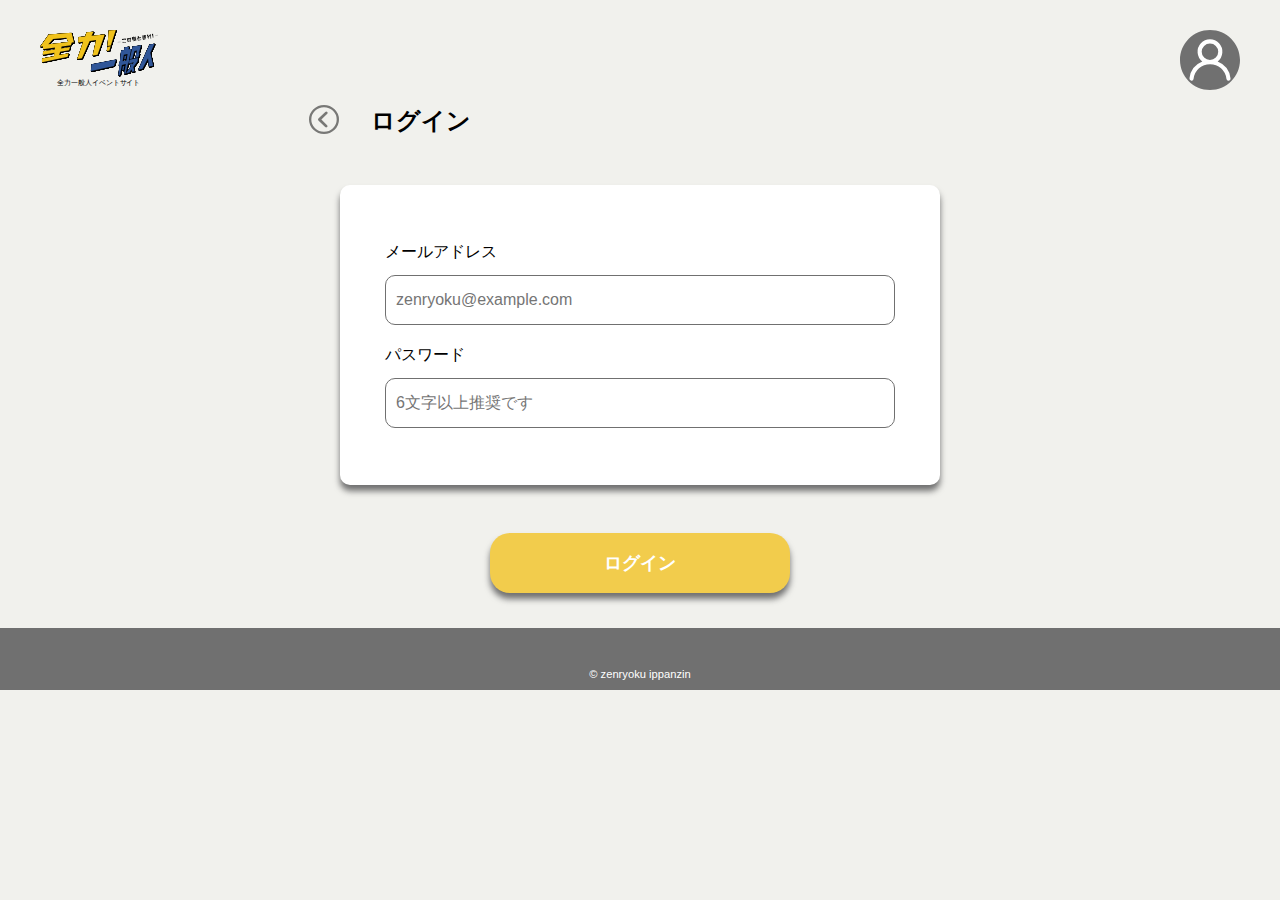
<file: web/eventsite/index.html>
<!DOCTYPE html>
<html lang="ja">
  <head>
    <meta charset="UTF-8" />
    <meta http-equiv="X-UA-Compatible" content="IE=edge" />
    <meta name="viewport" content="width=device-width, initial-scale=1.0" />
    <title>ログイン</title>
    <link rel="stylesheet" href="./css/index.css" />
  </head>
  <body>
    <header>
      <div class="headerwrap">
        <h1>
          <a href="./event.html"> <img src="./img/logo.svg" alt="" /></a>
        </h1>
        <p class="icon">
          <a href="mypage.html"><img src="./img/icon.svg" alt="" /></a>
        </p>
      </div>
    </header>
    <main>
      <div class="mainwrap">
        <div class="rogintitle">
          <div class="rogin">
            <a href="#"
              ><img src="./img/Icon ionic-ios-arrow-dropleft.svg" alt="右矢印"
            /></a>
            <h2>ログイン</h2>
          </div>
          <form action="" method="post">
            <div class="board">
              <div class="boardcontain">
                <p class="mail">メールアドレス</p>
                <input
                  type="email"
                  name="your_mail"
                  placeholder="zenryoku@example.com"
                />
                <p class="pass">パスワード</p>
                <input
                  type="password"
                  name="your_passward"
                  placeholder="6文字以上推奨です"
                />
              </div>
            </div>
            <div class="btn"><a href="event.html">ログイン</a></div>
          </form>
        </div>
      </div>
    </main>
  </body>
  <footer>
    <p><small>&copy; zenryoku ippanzin</small></p>
  </footer>
</html>
</file>
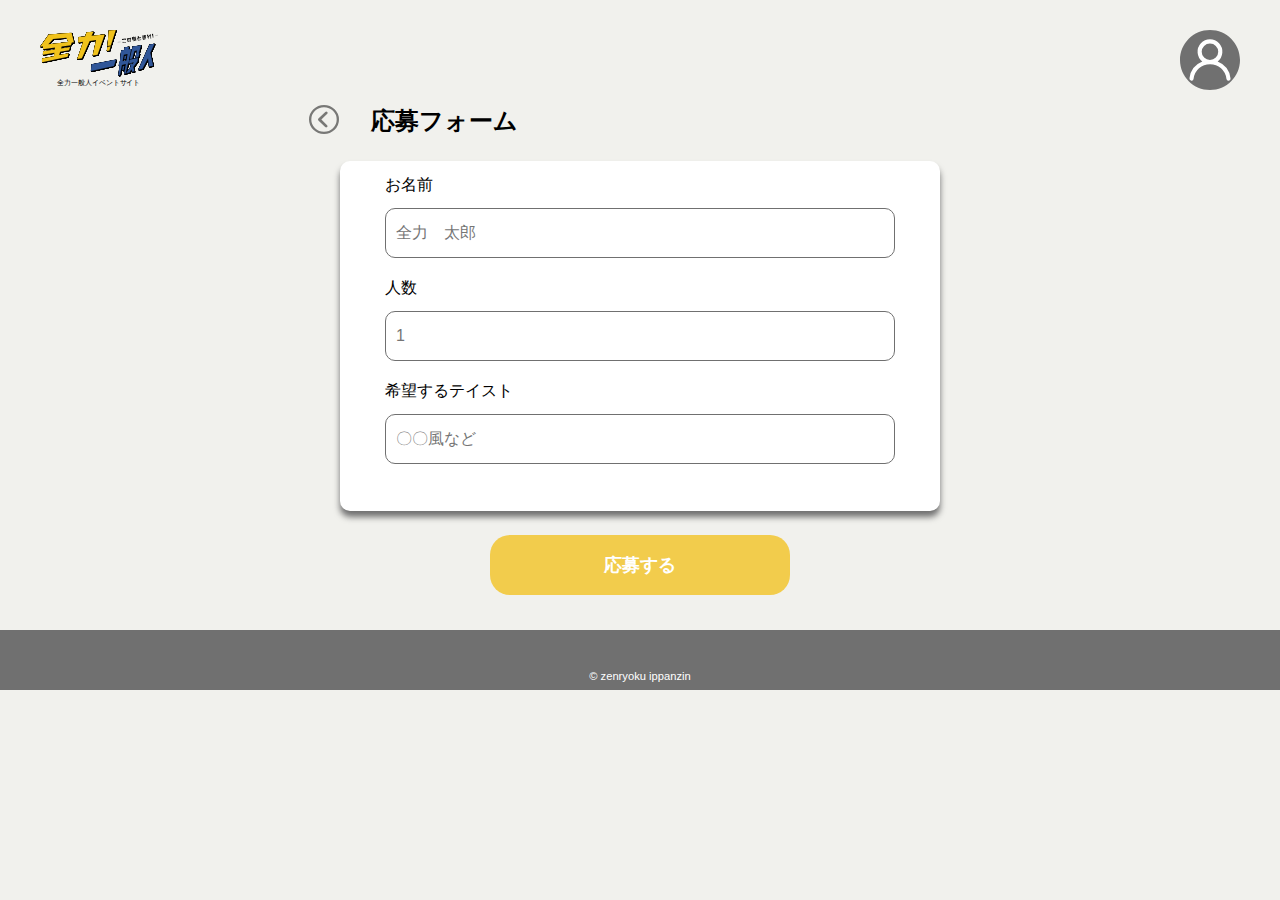
<file: web/eventsite/Application.html>
<!DOCTYPE html>
<html lang="ja">
  <head>
    <meta charset="UTF-8" />
    <meta http-equiv="X-UA-Compatible" content="IE=edge" />
    <meta name="viewport" content="width=device-width, initial-scale=1.0" />
    <title>応募フォーム</title>
    <link rel="stylesheet" href="./css/Application.css" />
  </head>
  <body>
    <header>
      <div class="headerwrap">
        <h1>
          <a href="./event.html"> <img src="./img/logo.svg" alt="" /></a>
        </h1>
        <p class="icon">
          <a href="mypage.html"><img src="./img/icon.svg" alt="" /></a>
        </p>
      </div>
    </header>
    <main>
      <div class="mainwrap">
        <div class="Applicationtitle">
          <div class="Application">
            <a href="member-1.html"
              ><img src="./img/Icon ionic-ios-arrow-dropleft.svg" alt="右矢印"
            /></a>
            <h2>応募フォーム</h2>
          </div>
          <form action="" method="post">
            <div class="board">
              <div class="boardcontain">
                <p class="name">お名前</p>
                <input type="text" name="your_name" placeholder="全力　太郎" />
                <p class="number">人数</p>
                <input type="number" name="number" placeholder="1" />
                <p class="taste">希望するテイスト</p>
                <input type="text" name="taste" placeholder="〇〇風など" />
              </div>
            </div>
            <div class="btn"><a href="member-2.html">応募する</a></div>
          </form>
        </div>
      </div>
    </main>
  </body>
  <footer>
    <p><small>&copy; zenryoku ippanzin</small></p>
  </footer>
</html>
</file>
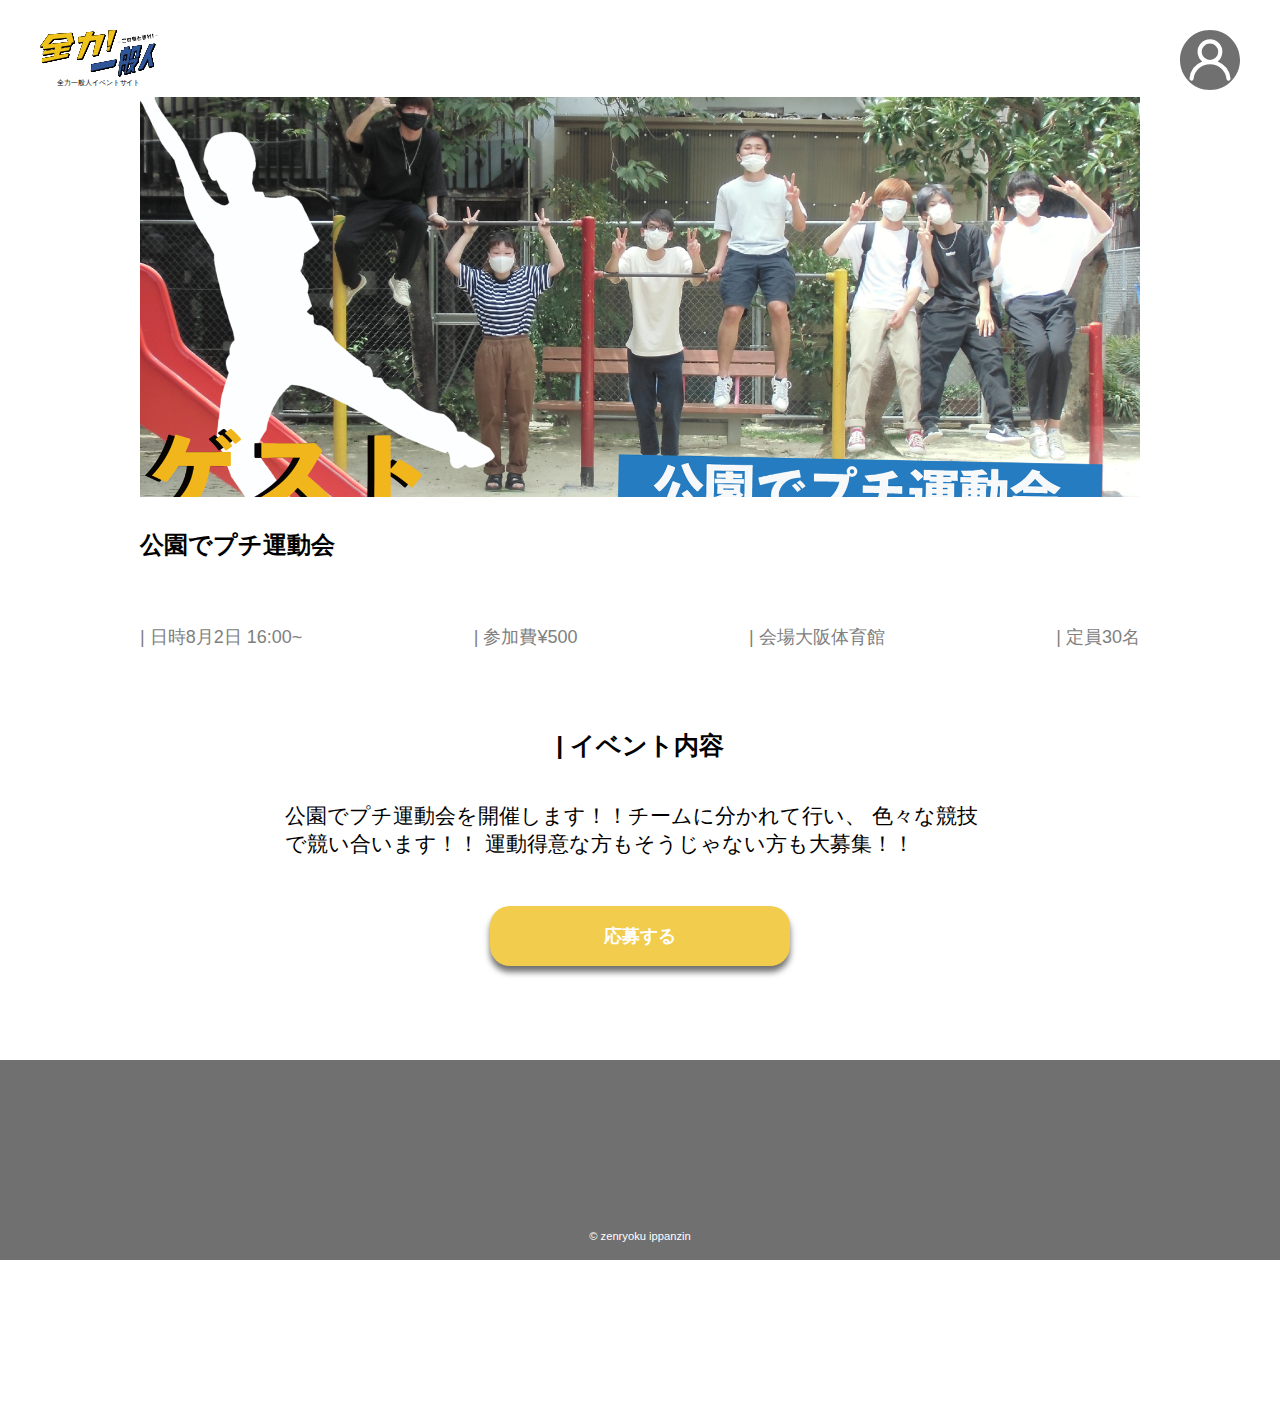
<file: web/eventsite/member-1.html>
<!DOCTYPE html>
<html lang="ja">
  <head>
    <meta charset="UTF-8" />
    <meta http-equiv="X-UA-Compatible" content="IE=edge" />
    <meta name="viewport" content="width=device-width, initial-scale=1.0" />
    <title>メンバーを見る</title>
    <link rel="stylesheet" href="./css/member-1.css" />
  </head>
  <body>
    <header>
      <div class="headerwrap">
        <h1>
          <a href="./event.html"> <img src="./img/logo.svg" alt="" /></a>
        </h1>
        <p class="icon">
          <a href="mypage.html"><img src="./img/icon.svg" alt="" /></a>
        </p>
      </div>
    </header>
    <main>
      <div class="mainwrap">
        <div class="mainevent">
          <div class="mainimg"></div>
          <h2>公園でプチ運動会</h2>
          <ul class="detail">
            <li><span>日時</span>8月2日 16:00~</li>
            <li><span>参加費</span>¥500</li>
            <li><span>会場</span>大阪体育館</li>
            <li><span>定員</span>30名</li>
          </ul>
        </div>
        <div class="eventtxt">
          <h3>イベント内容</h3>
          <p>
            公園でプチ運動会を開催します！！チームに分かれて行い、
            色々な競技で競い合います！！
            運動得意な方もそうじゃない方も大募集！！
          </p>
        </div>
        <div class="btn"><a href="Application.html">応募する </a></div>
      </div>
    </main>
  </body>
  <footer>
    <p><small>&copy; zenryoku ippanzin</small></p>
  </footer>
</html>
</file>
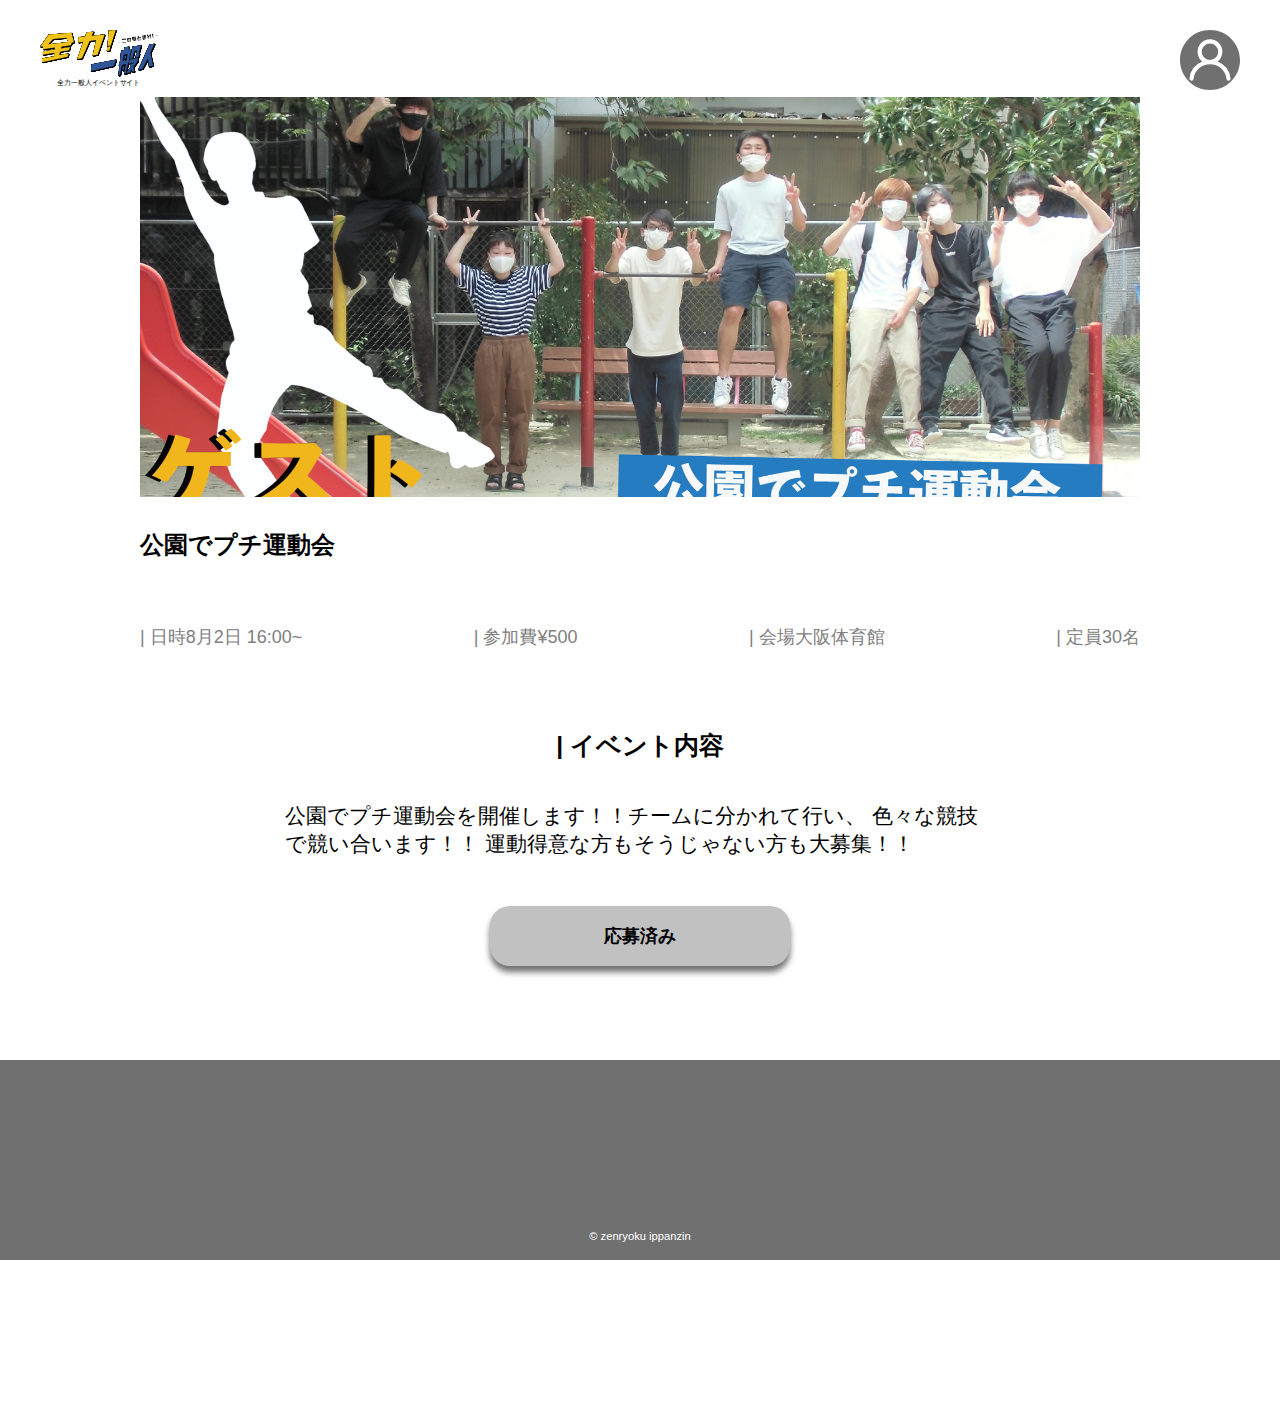
<file: web/eventsite/member-2.html>
<!DOCTYPE html>
<html lang="ja">
  <head>
    <meta charset="UTF-8" />
    <meta http-equiv="X-UA-Compatible" content="IE=edge" />
    <meta name="viewport" content="width=device-width, initial-scale=1.0" />
    <title>メンバーを見る</title>
    <link rel="stylesheet" href="./css/member-2.css" />
  </head>
  <body>
    <header>
      <div class="headerwrap">
        <h1>
          <a href="./event.html"> <img src="./img/logo.svg" alt="" /></a>
        </h1>
        <p class="icon">
          <a href="mypage.html"><img src="./img/icon.svg" alt="" /></a>
        </p>
      </div>
    </header>
    <main>
      <div class="mainwrap">
        <div class="mainevent">
          <div class="mainimg"></div>
          <h2>公園でプチ運動会</h2>
          <ul class="detail">
            <li><span>日時</span>8月2日 16:00~</li>
            <li><span>参加費</span>¥500</li>
            <li><span>会場</span>大阪体育館</li>
            <li><span>定員</span>30名</li>
          </ul>
        </div>
        <div class="eventtxt">
          <h3>イベント内容</h3>
          <p>
            公園でプチ運動会を開催します！！チームに分かれて行い、
            色々な競技で競い合います！！
            運動得意な方もそうじゃない方も大募集！！
          </p>
        </div>
        <div class="btn"><a href="#">応募済み </a></div>
      </div>
    </main>
  </body>
  <footer>
    <p><small>&copy; zenryoku ippanzin</small></p>
  </footer>
</html>
</file>
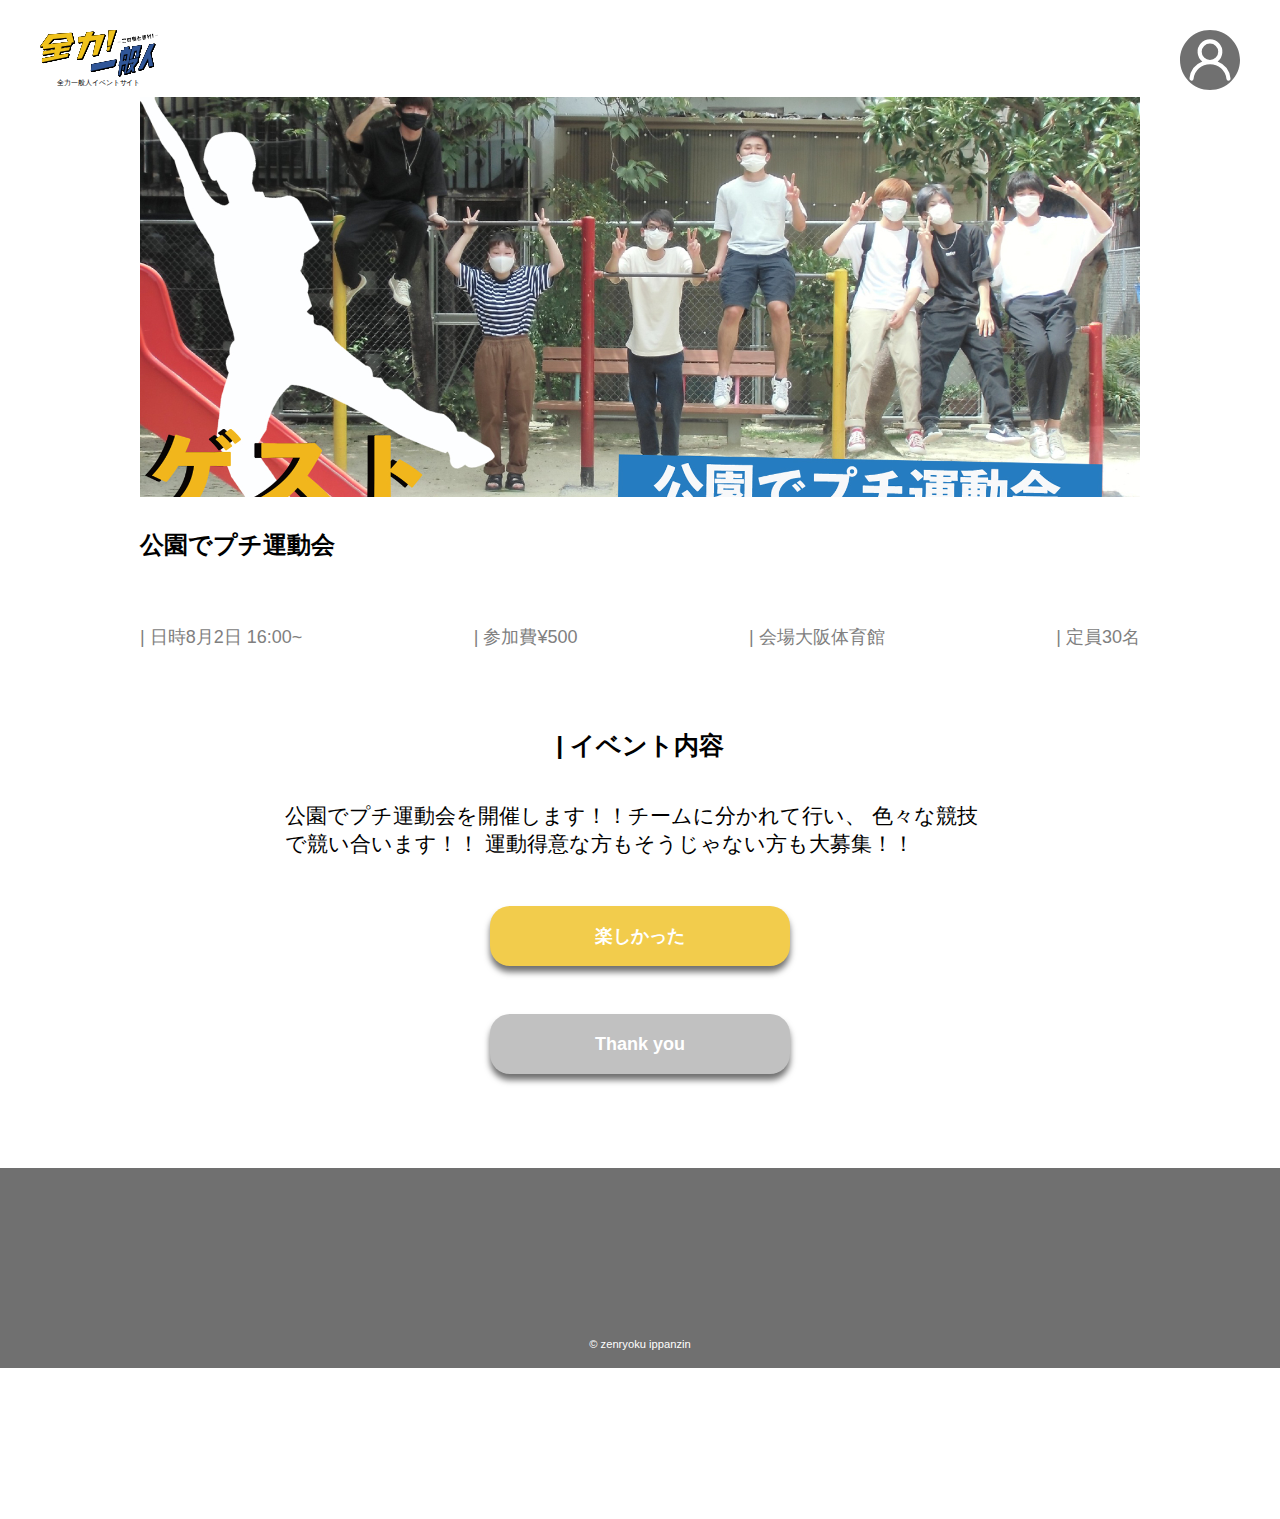
<file: web/eventsite/member-3.html>
<!DOCTYPE html>
<html lang="ja">
  <head>
    <meta charset="UTF-8" />
    <meta http-equiv="X-UA-Compatible" content="IE=edge" />
    <meta name="viewport" content="width=device-width, initial-scale=1.0" />
    <title>メンバーを見る</title>
    <link rel="stylesheet" href="./css/member-3.css" />
  </head>
  <body>
    <header>
      <div class="headerwrap">
        <h1>
          <a href="./event.html"> <img src="./img/logo.svg" alt="" /></a>
        </h1>
        <p class="icon">
          <a href="mypage.html"><img src="./img/icon.svg" alt="" /></a>
        </p>
      </div>
    </header>
    <main>
      <div class="mainwrap">
        <div class="mainevent">
          <div class="mainimg"></div>
          <h2>公園でプチ運動会</h2>
          <ul class="detail">
            <li><span>日時</span>8月2日 16:00~</li>
            <li><span>参加費</span>¥500</li>
            <li><span>会場</span>大阪体育館</li>
            <li><span>定員</span>30名</li>
          </ul>
        </div>
        <div class="eventtxt">
          <h3>イベント内容</h3>
          <p>
            公園でプチ運動会を開催します！！チームに分かれて行い、
            色々な競技で競い合います！！
            運動得意な方もそうじゃない方も大募集！！
          </p>
        </div>
        <div class="btnwrap">
          <div class="btn">
            <a href="mypage.html">楽しかった </a
            ><a href="mypage.html">Thank you </a>
          </div>
        </div>
      </div>
    </main>
  </body>
  <footer>
    <p><small>&copy; zenryoku ippanzin</small></p>
  </footer>
</html>
</file>
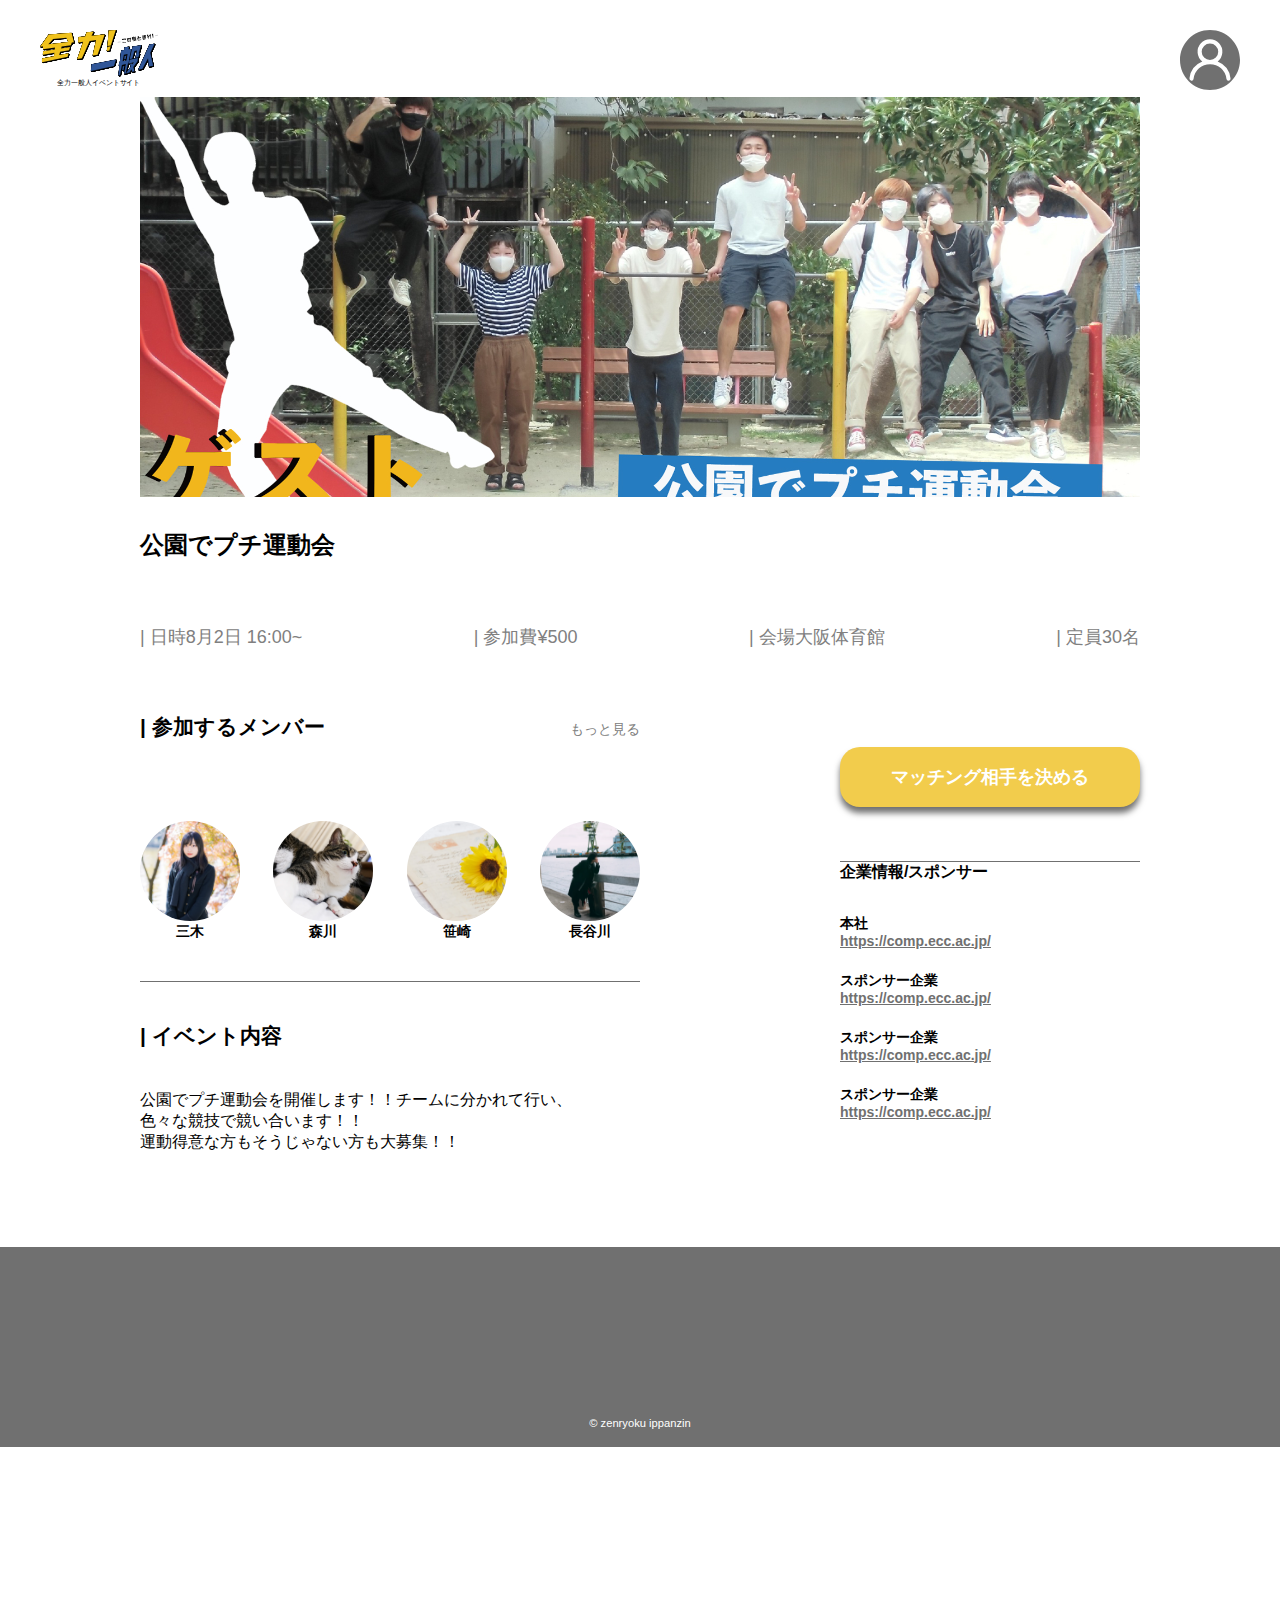
<file: web/eventsite/member.html>
<!DOCTYPE html>
<html lang="ja">
  <head>
    <meta charset="UTF-8">
    <meta http-equiv="X-UA-Compatible" content="IE=edge">
    <meta name="viewport" content="width=device-width, initial-scale=1.0">
    <title>メンバーを見る</title>
    <link rel="stylesheet" href="./css/member.css">
  </head>
  <body>
    <header> 
      <div class="headerwrap">
        <h1> <a href="./event.html"> <img src="./img/logo.svg" alt=""></a></h1>
        <p class="icon"> <a href="#"><img src="./img/icon.svg" alt=""></a></p>
      </div>
    </header>
    <main>
      <div class="mainwrap"> 
        <div class="mainevent">
          <div class="mainimg"> </div>
          <h2>公園でプチ運動会</h2>
          <ul class="detail"> 
            <li><span>日時</span>8月2日 16:00~</li>
            <li><span>参加費</span>¥500</li>
            <li><span>会場</span>大阪体育館</li>
            <li><span>定員</span>30名</li>
          </ul>
        </div>
        <div class="eventdetailwrap">
          <div class="eventdetail">
            <div class="join">
              <h3 class="before">参加するメンバー</h3><a href="#">もっと見る</a>
            </div>
            <ul class="join">
              <li> <img src="./img/iconimg2.png" alt="女の人">
                <p>三木</p>
              </li>
              <li> <img src="./img/iconimg1-S.png" alt="猫">
                <p>森川</p>
              </li>
              <li> <img src="./img/iconimg3.png" alt="本と花">
                <p>笹崎</p>
              </li>
              <li> <img src="./img/iconimg4.png" alt="男の人">
                <p>長谷川</p>
              </li>
            </ul>
            <h3 class="before">イベント内容</h3>
            <p class="Contentstxt">
               公園でプチ運動会を開催します！！チームに分かれて行い、<br>色々な競技で競い合います！！<br>運動得意な方もそうじゃない方も大募集！！</p>
          </div>
          <div class="eventothers">
            <div class="btnwrap"><a class="btn" href="#">マッチング相手を決める</a></div>
            <h3>企業情報/スポンサー</h3>
            <ul> 
              <li>本社<br><a href="#">https://comp.ecc.ac.jp/</a></li>
              <li>スポンサー企業<br><a href="#">https://comp.ecc.ac.jp/</a></li>
              <li>スポンサー企業<br><a href="#">https://comp.ecc.ac.jp/</a></li>
              <li>スポンサー企業<br><a href="#">https://comp.ecc.ac.jp/</a></li>
            </ul>
          </div>
        </div>
      </div>
    </main>
  </body>
  <footer> 
    <p><small>&copy; zenryoku ippanzin</small></p>
  </footer>
</html>
</file>
<file: web/eventsite/css/index.css>
@charset "UTF-8";
/*!
 * ress.css • v1.1.2
 * MIT License
 * github.com/filipelinhares/ress
 */
/* # =================================================================
   # Global selectors
   # ================================================================= */
html {
  box-sizing: border-box;
  overflow-y: scroll;
  /* All browsers without overlaying scrollbars */
  -webkit-text-size-adjust: 100%;
  /* iOS 8+ */
}

*,
::before,
::after {
  box-sizing: inherit;
}

::before,
::after {
  text-decoration: inherit;
  /* Inherit text-decoration and vertical align to ::before and ::after pseudo elements */
  vertical-align: inherit;
}

/* Remove margin, padding of all elements and set background-no-repeat as default */
* {
  background-repeat: no-repeat;
  /* Set `background-repeat: no-repeat` to all elements */
  padding: 0;
  /* Reset `padding` and `margin` of all elements */
  margin: 0;
}

/* # =================================================================
   # General elements
   # ================================================================= */
/* Add the correct display in iOS 4-7.*/
audio:not([controls]) {
  display: none;
  height: 0;
}

hr {
  overflow: visible;
  /* Show the overflow in Edge and IE */
}

/*
* Correct `block` display not defined for any HTML5 element in IE 8/9
* Correct `block` display not defined for `details` or `summary` in IE 10/11
* and Firefox
* Correct `block` display not defined for `main` in IE 11
*/
article,
aside,
details,
figcaption,
figure,
footer,
header,
main,
menu,
nav,
section,
summary {
  display: block;
}

summary {
  display: list-item;
  /* Add the correct display in all browsers */
}

small {
  font-size: 80%;
  /* Set font-size to 80% in `small` elements */
}

[hidden],
template {
  display: none;
  /* Add the correct display in IE */
}

abbr[title] {
  border-bottom: 1px dotted;
  /* Add a bordered underline effect in all browsers */
  text-decoration: none;
  /* Remove text decoration in Firefox 40+ */
}

a {
  background-color: transparent;
  /* Remove the gray background on active links in IE 10 */
  -webkit-text-decoration-skip: objects;
  /* Remove gaps in links underline in iOS 8+ and Safari 8+ */
}

a:active,
a:hover {
  outline-width: 0;
  /* Remove the outline when hovering in all browsers */
}

code,
kbd,
pre,
samp {
  font-family: monospace, monospace;
  /* Specify the font family of code elements */
}

b,
strong {
  font-weight: bolder;
  /* Correct style set to `bold` in Edge 12+, Safari 6.2+, and Chrome 18+ */
}

dfn {
  font-style: italic;
  /* Address styling not present in Safari and Chrome */
}

/* Address styling not present in IE 8/9 */
mark {
  background-color: #ff0;
  color: #000;
}

/* https://gist.github.com/unruthless/413930 */
sub,
sup {
  font-size: 75%;
  line-height: 0;
  position: relative;
  vertical-align: baseline;
}

sub {
  bottom: -0.25em;
}

sup {
  top: -0.5em;
}

/* # =================================================================
   # Forms
   # ================================================================= */
input {
  border-radius: 0;
}

/* Apply cursor pointer to button elements */
button,
[type="button"],
[type="reset"],
[type="submit"],
[role="button"] {
  cursor: pointer;
}

/* Replace pointer cursor in disabled elements */
[disabled] {
  cursor: default;
}

[type="number"] {
  width: auto;
  /* Firefox 36+ */
}

[type="search"] {
  -webkit-appearance: textfield;
  /* Safari 8+ */
}

[type="search"]::-webkit-search-cancel-button,
[type="search"]::-webkit-search-decoration {
  -webkit-appearance: none;
  /* Safari 8 */
}

textarea {
  overflow: auto;
  /* Internet Explorer 11+ */
  resize: vertical;
  /* Specify textarea resizability */
}

button,
input,
optgroup,
select,
textarea {
  font: inherit;
  /* Specify font inheritance of form elements */
}

optgroup {
  font-weight: bold;
  /* Restore the font weight unset by the previous rule. */
}

button {
  overflow: visible;
  /* Address `overflow` set to `hidden` in IE 8/9/10/11 */
}

/* Remove inner padding and border in Firefox 4+ */
button::-moz-focus-inner,
[type="button"]::-moz-focus-inner,
[type="reset"]::-moz-focus-inner,
[type="submit"]::-moz-focus-inner {
  border-style: 0;
  padding: 0;
}

/* Replace focus style removed in the border reset above */
button:-moz-focusring,
[type="button"]::-moz-focus-inner,
[type="reset"]::-moz-focus-inner,
[type="submit"]::-moz-focus-inner {
  outline: 1px dotted ButtonText;
}

button,
html [type="button"],
[type="reset"],
[type="submit"] {
  -webkit-appearance: button;
  /* Correct the inability to style clickable types in iOS */
}

button,
select {
  text-transform: none;
  /* Firefox 40+, Internet Explorer 11- */
}

/* Remove the default button styling in all browsers */
button,
input,
select,
textarea {
  background-color: transparent;
  border-style: none;
  color: inherit;
}

/* Style select like a standard input */
select {
  -moz-appearance: none;
  /* Firefox 36+ */
  -webkit-appearance: none;
  /* Chrome 41+ */
}

select::-ms-expand {
  display: none;
  /* Internet Explorer 11+ */
}

select::-ms-value {
  color: currentColor;
  /* Internet Explorer 11+ */
}

legend {
  border: 0;
  /* Correct `color` not being inherited in IE 8/9/10/11 */
  color: inherit;
  /* Correct the color inheritance from `fieldset` elements in IE */
  display: table;
  /* Correct the text wrapping in Edge and IE */
  max-width: 100%;
  /* Correct the text wrapping in Edge and IE */
  white-space: normal;
  /* Correct the text wrapping in Edge and IE */
}

::-webkit-file-upload-button {
  -webkit-appearance: button;
  /* Correct the inability to style clickable types in iOS and Safari */
  font: inherit;
  /* Change font properties to `inherit` in Chrome and Safari */
}

[type="search"] {
  -webkit-appearance: textfield;
  /* Correct the odd appearance in Chrome and Safari */
  outline-offset: -2px;
  /* Correct the outline style in Safari */
}

/* # =================================================================
   # Specify media element style
   # ================================================================= */
img {
  border-style: none;
  /* Remove border when inside `a` element in IE 8/9/10 */
}

/* Add the correct vertical alignment in Chrome, Firefox, and Opera */
progress {
  vertical-align: baseline;
}

svg:not(:root) {
  overflow: hidden;
  /* Internet Explorer 11- */
}

audio,
canvas,
progress,
video {
  display: inline-block;
  /* Internet Explorer 11+, Windows Phone 8.1+ */
}

/* # =================================================================
   # Accessibility
   # ================================================================= */
/* Hide content from screens but not screenreaders */
@media screen {
  [hidden~="screen"] {
    display: inherit;
  }
  [hidden~="screen"]:not(:active):not(:focus):not(:target) {
    position: absolute !important;
    clip: rect(0 0 0 0) !important;
  }
}

/* Specify the progress cursor of updating elements */
[aria-busy="true"] {
  cursor: progress;
}

/* Specify the pointer cursor of trigger elements */
[aria-controls] {
  cursor: pointer;
}

/* Specify the unstyled cursor of disabled, not-editable, or otherwise inoperable elements */
[aria-disabled] {
  cursor: default;
}

/* # =================================================================
   # Selection
   # ================================================================= */
/* Specify text selection background color and omit drop shadow */
::-moz-selection {
  background-color: #b3d4fc;
  /* Required when declaring ::selection */
  color: #000;
  text-shadow: none;
}

::selection {
  background-color: #b3d4fc;
  /* Required when declaring ::selection */
  color: #000;
  text-shadow: none;
}

html {
  font-size: 62.5%;
}

html,
body {
  height: 100%;
}

body {
  font-family: 游ゴシック体, sans-serif;
}

body {
  background-color: #f1f1ed;
}

header .headerwrap {
  padding: 30px 40px 0px 40px;
  display: flex;
  justify-content: space-between;
  height: 65px;
  width: 100%;
  background-color: #f1f1ed;
  align-items: flex-start;
}

header .headerwrap h1 {
  height: 100%;
}

main .mainwrap {
  width: 661.42px;
  margin: 40px auto auto;
}

main .mainwrap .rogintitle {
  align-items: center;
}

main .mainwrap .rogintitle .rogin {
  display: flex;
}

main .mainwrap .rogintitle h2 {
  font-size: 2.4rem;
  margin-left: 32.2px;
}

.btn {
  margin: 48px auto 0 auto;
  display: block;
  width: 300px;
  height: 60px;
  background-color: #f2cc4c;
  border-radius: 20px;
  font-size: 1.8rem;
  font-weight: bold;
  box-shadow: 0 6px 6px #707070;
  line-height: 60px;
  text-align: center;
}
.btn a {
  display: block;
  width: 100%;
  height: 100%;
}
.btn a:link,
.btn a:visited {
  color: #fff;
  text-decoration: none;
}

main .mainwrap .rogintitle form .board {
  background-color: #fff;
  border-radius: 10px;
  font-size: 1.6rem;
  margin: 48px auto 0 auto;
  width: 600px;
  height: 300px;
  position: relative;
  box-shadow: 0 6px 6px #707070;
}

main .mainwrap .rogintitle form .board .boardcontain {
  width: 510px;
  height: 186px;
  position: absolute;
  top: 0;
  right: 0;
  bottom: 0;
  left: 0;
  margin: auto;
}

main .mainwrap .rogintitle form .board .boardcontain input[type="email"],
main .mainwrap .rogintitle form .board .boardcontain input[type="password"] {
  padding: 15px 0px 15px 10px;
  width: 510px;
  border: 1px solid #707070;
  border-radius: 10px;
}

main .mainwrap .rogintitle form .board .boardcontain .mail {
  margin-bottom: 12px;
}

main .mainwrap .rogintitle form .board .boardcontain .pass {
  margin: 20px 0 12px 0;
}

footer p {
  text-align: center;
  font-size: 1.4rem;
  width: 100%;
  height: 62px;
  background-color: #707070;
  margin-top: 35px;
  color: #fff;
  line-height: 90px;
}
</file>
<file: web/eventsite/css/Application.css>
@charset "UTF-8";
/*!
 * ress.css • v1.1.2
 * MIT License
 * github.com/filipelinhares/ress
 */
/* # =================================================================
   # Global selectors
   # ================================================================= */
html {
  -webkit-box-sizing: border-box;
  box-sizing: border-box;
  overflow-y: scroll;
  /* All browsers without overlaying scrollbars */
  -webkit-text-size-adjust: 100%;
  /* iOS 8+ */
}

*,
::before,
::after {
  -webkit-box-sizing: inherit;
  box-sizing: inherit;
}

::before,
::after {
  text-decoration: inherit;
  /* Inherit text-decoration and vertical align to ::before and ::after pseudo elements */
  vertical-align: inherit;
}

/* Remove margin, padding of all elements and set background-no-repeat as default */
* {
  background-repeat: no-repeat;
  /* Set `background-repeat: no-repeat` to all elements */
  padding: 0;
  /* Reset `padding` and `margin` of all elements */
  margin: 0;
}

/* # =================================================================
   # General elements
   # ================================================================= */
/* Add the correct display in iOS 4-7.*/
audio:not([controls]) {
  display: none;
  height: 0;
}

hr {
  overflow: visible;
  /* Show the overflow in Edge and IE */
}

/*
* Correct `block` display not defined for any HTML5 element in IE 8/9
* Correct `block` display not defined for `details` or `summary` in IE 10/11
* and Firefox
* Correct `block` display not defined for `main` in IE 11
*/
article,
aside,
details,
figcaption,
figure,
footer,
header,
main,
menu,
nav,
section,
summary {
  display: block;
}

summary {
  display: list-item;
  /* Add the correct display in all browsers */
}

small {
  font-size: 80%;
  /* Set font-size to 80% in `small` elements */
}

[hidden],
template {
  display: none;
  /* Add the correct display in IE */
}

abbr[title] {
  border-bottom: 1px dotted;
  /* Add a bordered underline effect in all browsers */
  text-decoration: none;
  /* Remove text decoration in Firefox 40+ */
}

a {
  background-color: transparent;
  /* Remove the gray background on active links in IE 10 */
  -webkit-text-decoration-skip: objects;
  /* Remove gaps in links underline in iOS 8+ and Safari 8+ */
}

a:active,
a:hover {
  outline-width: 0;
  /* Remove the outline when hovering in all browsers */
}

code,
kbd,
pre,
samp {
  font-family: monospace, monospace;
  /* Specify the font family of code elements */
}

b,
strong {
  font-weight: bolder;
  /* Correct style set to `bold` in Edge 12+, Safari 6.2+, and Chrome 18+ */
}

dfn {
  font-style: italic;
  /* Address styling not present in Safari and Chrome */
}

/* Address styling not present in IE 8/9 */
mark {
  background-color: #ff0;
  color: #000;
}

/* https://gist.github.com/unruthless/413930 */
sub,
sup {
  font-size: 75%;
  line-height: 0;
  position: relative;
  vertical-align: baseline;
}

sub {
  bottom: -0.25em;
}

sup {
  top: -0.5em;
}

/* # =================================================================
   # Forms
   # ================================================================= */
input {
  border-radius: 0;
}

/* Apply cursor pointer to button elements */
button,
[type="button"],
[type="reset"],
[type="submit"],
[role="button"] {
  cursor: pointer;
}

/* Replace pointer cursor in disabled elements */
[disabled] {
  cursor: default;
}

[type="number"] {
  width: auto;
  /* Firefox 36+ */
}

[type="search"] {
  -webkit-appearance: textfield;
  /* Safari 8+ */
}

[type="search"]::-webkit-search-cancel-button,
[type="search"]::-webkit-search-decoration {
  -webkit-appearance: none;
  /* Safari 8 */
}

textarea {
  overflow: auto;
  /* Internet Explorer 11+ */
  resize: vertical;
  /* Specify textarea resizability */
}

button,
input,
optgroup,
select,
textarea {
  font: inherit;
  /* Specify font inheritance of form elements */
}

optgroup {
  font-weight: bold;
  /* Restore the font weight unset by the previous rule. */
}

button {
  overflow: visible;
  /* Address `overflow` set to `hidden` in IE 8/9/10/11 */
}

/* Remove inner padding and border in Firefox 4+ */
button::-moz-focus-inner,
[type="button"]::-moz-focus-inner,
[type="reset"]::-moz-focus-inner,
[type="submit"]::-moz-focus-inner {
  border-style: 0;
  padding: 0;
}

/* Replace focus style removed in the border reset above */
button:-moz-focusring,
[type="button"]::-moz-focus-inner,
[type="reset"]::-moz-focus-inner,
[type="submit"]::-moz-focus-inner {
  outline: 1px dotted ButtonText;
}

button,
html [type="button"],
[type="reset"],
[type="submit"] {
  -webkit-appearance: button;
  /* Correct the inability to style clickable types in iOS */
}

button,
select {
  text-transform: none;
  /* Firefox 40+, Internet Explorer 11- */
}

/* Remove the default button styling in all browsers */
button,
input,
select,
textarea {
  background-color: transparent;
  border-style: none;
  color: inherit;
}

/* Style select like a standard input */
select {
  -moz-appearance: none;
  /* Firefox 36+ */
  -webkit-appearance: none;
  /* Chrome 41+ */
}

select::-ms-expand {
  display: none;
  /* Internet Explorer 11+ */
}

select::-ms-value {
  color: currentColor;
  /* Internet Explorer 11+ */
}

legend {
  border: 0;
  /* Correct `color` not being inherited in IE 8/9/10/11 */
  color: inherit;
  /* Correct the color inheritance from `fieldset` elements in IE */
  display: table;
  /* Correct the text wrapping in Edge and IE */
  max-width: 100%;
  /* Correct the text wrapping in Edge and IE */
  white-space: normal;
  /* Correct the text wrapping in Edge and IE */
}

::-webkit-file-upload-button {
  -webkit-appearance: button;
  /* Correct the inability to style clickable types in iOS and Safari */
  font: inherit;
  /* Change font properties to `inherit` in Chrome and Safari */
}

[type="search"] {
  -webkit-appearance: textfield;
  /* Correct the odd appearance in Chrome and Safari */
  outline-offset: -2px;
  /* Correct the outline style in Safari */
}

/* # =================================================================
   # Specify media element style
   # ================================================================= */
img {
  border-style: none;
  /* Remove border when inside `a` element in IE 8/9/10 */
}

/* Add the correct vertical alignment in Chrome, Firefox, and Opera */
progress {
  vertical-align: baseline;
}

svg:not(:root) {
  overflow: hidden;
  /* Internet Explorer 11- */
}

audio,
canvas,
progress,
video {
  display: inline-block;
  /* Internet Explorer 11+, Windows Phone 8.1+ */
}

/* # =================================================================
   # Accessibility
   # ================================================================= */
/* Hide content from screens but not screenreaders */
@media screen {
  [hidden~="screen"] {
    display: inherit;
  }
  [hidden~="screen"]:not(:active):not(:focus):not(:target) {
    position: absolute !important;
    clip: rect(0 0 0 0) !important;
  }
}

/* Specify the progress cursor of updating elements */
[aria-busy="true"] {
  cursor: progress;
}

/* Specify the pointer cursor of trigger elements */
[aria-controls] {
  cursor: pointer;
}

/* Specify the unstyled cursor of disabled, not-editable, or otherwise inoperable elements */
[aria-disabled] {
  cursor: default;
}

/* # =================================================================
   # Selection
   # ================================================================= */
/* Specify text selection background color and omit drop shadow */
::-moz-selection {
  background-color: #b3d4fc;
  /* Required when declaring ::selection */
  color: #000;
  text-shadow: none;
}

::selection {
  background-color: #b3d4fc;
  /* Required when declaring ::selection */
  color: #000;
  text-shadow: none;
}

html {
  font-size: 62.5%;
}

html,
body {
  height: 100%;
}

body {
  font-family: 游ゴシック体, sans-serif;
}

body {
  background-color: #f1f1ed;
}

header .headerwrap {
  padding: 30px 40px 0px 40px;
  display: -webkit-box;
  display: -ms-flexbox;
  display: flex;
  -webkit-box-pack: justify;
  -ms-flex-pack: justify;
  justify-content: space-between;
  height: 65px;
  width: 100%;
  background-color: #f1f1ed;
  -webkit-box-align: start;
  -ms-flex-align: start;
  align-items: flex-start;
}

header .headerwrap h1 {
  height: 100%;
}

main .mainwrap {
  width: 661.42px;
  margin: 40px auto auto;
}

main .mainwrap .Applicationtitle {
  -webkit-box-align: center;
  -ms-flex-align: center;
  align-items: center;
}

main .mainwrap .Applicationtitle .Application {
  display: -webkit-box;
  display: -ms-flexbox;
  display: flex;
}

main .mainwrap .Applicationtitle h2 {
  font-size: 2.4rem;
  margin-left: 32.2px;
}

.btn {
  margin: 24px auto 0 auto;
  display: block;
  width: 300px;
  height: 60px;
  color: #fff;
  background-color: #f2cc4c;
  border-radius: 20px;
  font-size: 1.8rem;
  font-weight: bold;
  line-height: 60px;
  text-align: center;
}
.btn a {
  display: block;
  width: 100%;
  height: 100%;
}
.btn a:visited,
.btn a:link {
  color: #fff;
  text-decoration: none;
}

main .mainwrap .Applicationtitle form .board {
  background-color: #fff;
  border-radius: 10px;
  font-size: 1.6rem;
  margin: 24px auto 0 auto;
  width: 600px;
  height: 350px;
  position: relative;
  -webkit-box-shadow: 0 6px 6px #707070;
  box-shadow: 0 6px 6px #707070;
}

main .mainwrap .Applicationtitle form .board .boardcontain {
  width: 510px;
  height: 323px;
  position: absolute;
  top: 0;
  right: 0;
  bottom: 0;
  left: 0;
  margin: auto;
}

main .mainwrap .Applicationtitle form .board .boardcontain input[type="text"],
main
  .mainwrap
  .Applicationtitle
  form
  .board
  .boardcontain
  input[type="number"] {
  padding: 15px 0px 15px 10px;
  width: 510px;
  border: 1px solid #707070;
  border-radius: 10px;
}

main .mainwrap .Applicationtitle form .board .boardcontain .name {
  margin-bottom: 12px;
}

main .mainwrap .Applicationtitle form .board .boardcontain .number {
  margin: 20px 0 12px 0;
}

main .mainwrap .Applicationtitle form .board .boardcontain .taste {
  margin: 20px 0 12px 0;
}

footer p {
  text-align: center;
  font-size: 1.4rem;
  width: 100%;
  height: 60px;
  background-color: #707070;
  margin-top: 35px;
  color: #fff;
  line-height: 90px;
}
</file>
<file: web/eventsite/css/member-1.css>
@charset "UTF-8";
/*!
 * ress.css • v1.1.2
 * MIT License
 * github.com/filipelinhares/ress
 */
/* # =================================================================
   # Global selectors
   # ================================================================= */
html {
  -webkit-box-sizing: border-box;
          box-sizing: border-box;
  overflow-y: scroll;
  /* All browsers without overlaying scrollbars */
  -webkit-text-size-adjust: 100%;
  /* iOS 8+ */
}

*,
::before,
::after {
  -webkit-box-sizing: inherit;
          box-sizing: inherit;
}

::before,
::after {
  text-decoration: inherit;
  /* Inherit text-decoration and vertical align to ::before and ::after pseudo elements */
  vertical-align: inherit;
}

/* Remove margin, padding of all elements and set background-no-repeat as default */
* {
  background-repeat: no-repeat;
  /* Set `background-repeat: no-repeat` to all elements */
  padding: 0;
  /* Reset `padding` and `margin` of all elements */
  margin: 0;
}

/* # =================================================================
   # General elements
   # ================================================================= */
/* Add the correct display in iOS 4-7.*/
audio:not([controls]) {
  display: none;
  height: 0;
}

hr {
  overflow: visible;
  /* Show the overflow in Edge and IE */
}

/*
* Correct `block` display not defined for any HTML5 element in IE 8/9
* Correct `block` display not defined for `details` or `summary` in IE 10/11
* and Firefox
* Correct `block` display not defined for `main` in IE 11
*/
article,
aside,
details,
figcaption,
figure,
footer,
header,
main,
menu,
nav,
section,
summary {
  display: block;
}

summary {
  display: list-item;
  /* Add the correct display in all browsers */
}

small {
  font-size: 80%;
  /* Set font-size to 80% in `small` elements */
}

[hidden],
template {
  display: none;
  /* Add the correct display in IE */
}

abbr[title] {
  border-bottom: 1px dotted;
  /* Add a bordered underline effect in all browsers */
  text-decoration: none;
  /* Remove text decoration in Firefox 40+ */
}

a {
  background-color: transparent;
  /* Remove the gray background on active links in IE 10 */
  -webkit-text-decoration-skip: objects;
  /* Remove gaps in links underline in iOS 8+ and Safari 8+ */
}

a:active,
a:hover {
  outline-width: 0;
  /* Remove the outline when hovering in all browsers */
}

code,
kbd,
pre,
samp {
  font-family: monospace, monospace;
  /* Specify the font family of code elements */
}

b,
strong {
  font-weight: bolder;
  /* Correct style set to `bold` in Edge 12+, Safari 6.2+, and Chrome 18+ */
}

dfn {
  font-style: italic;
  /* Address styling not present in Safari and Chrome */
}

/* Address styling not present in IE 8/9 */
mark {
  background-color: #ff0;
  color: #000;
}

/* https://gist.github.com/unruthless/413930 */
sub,
sup {
  font-size: 75%;
  line-height: 0;
  position: relative;
  vertical-align: baseline;
}

sub {
  bottom: -0.25em;
}

sup {
  top: -0.5em;
}

/* # =================================================================
   # Forms
   # ================================================================= */
input {
  border-radius: 0;
}

/* Apply cursor pointer to button elements */
button,
[type="button"],
[type="reset"],
[type="submit"],
[role="button"] {
  cursor: pointer;
}

/* Replace pointer cursor in disabled elements */
[disabled] {
  cursor: default;
}

[type="number"] {
  width: auto;
  /* Firefox 36+ */
}

[type="search"] {
  -webkit-appearance: textfield;
  /* Safari 8+ */
}

[type="search"]::-webkit-search-cancel-button,
[type="search"]::-webkit-search-decoration {
  -webkit-appearance: none;
  /* Safari 8 */
}

textarea {
  overflow: auto;
  /* Internet Explorer 11+ */
  resize: vertical;
  /* Specify textarea resizability */
}

button,
input,
optgroup,
select,
textarea {
  font: inherit;
  /* Specify font inheritance of form elements */
}

optgroup {
  font-weight: bold;
  /* Restore the font weight unset by the previous rule. */
}

button {
  overflow: visible;
  /* Address `overflow` set to `hidden` in IE 8/9/10/11 */
}

/* Remove inner padding and border in Firefox 4+ */
button::-moz-focus-inner,
[type="button"]::-moz-focus-inner,
[type="reset"]::-moz-focus-inner,
[type="submit"]::-moz-focus-inner {
  border-style: 0;
  padding: 0;
}

/* Replace focus style removed in the border reset above */
button:-moz-focusring,
[type="button"]::-moz-focus-inner,
[type="reset"]::-moz-focus-inner,
[type="submit"]::-moz-focus-inner {
  outline: 1px dotted ButtonText;
}

button,
html [type="button"],
[type="reset"],
[type="submit"] {
  -webkit-appearance: button;
  /* Correct the inability to style clickable types in iOS */
}

button,
select {
  text-transform: none;
  /* Firefox 40+, Internet Explorer 11- */
}

/* Remove the default button styling in all browsers */
button,
input,
select,
textarea {
  background-color: transparent;
  border-style: none;
  color: inherit;
}

/* Style select like a standard input */
select {
  -moz-appearance: none;
  /* Firefox 36+ */
  -webkit-appearance: none;
  /* Chrome 41+ */
}

select::-ms-expand {
  display: none;
  /* Internet Explorer 11+ */
}

select::-ms-value {
  color: currentColor;
  /* Internet Explorer 11+ */
}

legend {
  border: 0;
  /* Correct `color` not being inherited in IE 8/9/10/11 */
  color: inherit;
  /* Correct the color inheritance from `fieldset` elements in IE */
  display: table;
  /* Correct the text wrapping in Edge and IE */
  max-width: 100%;
  /* Correct the text wrapping in Edge and IE */
  white-space: normal;
  /* Correct the text wrapping in Edge and IE */
}

::-webkit-file-upload-button {
  -webkit-appearance: button;
  /* Correct the inability to style clickable types in iOS and Safari */
  font: inherit;
  /* Change font properties to `inherit` in Chrome and Safari */
}

[type="search"] {
  -webkit-appearance: textfield;
  /* Correct the odd appearance in Chrome and Safari */
  outline-offset: -2px;
  /* Correct the outline style in Safari */
}

/* # =================================================================
   # Specify media element style
   # ================================================================= */
img {
  border-style: none;
  /* Remove border when inside `a` element in IE 8/9/10 */
}

/* Add the correct vertical alignment in Chrome, Firefox, and Opera */
progress {
  vertical-align: baseline;
}

svg:not(:root) {
  overflow: hidden;
  /* Internet Explorer 11- */
}

audio,
canvas,
progress,
video {
  display: inline-block;
  /* Internet Explorer 11+, Windows Phone 8.1+ */
}

/* # =================================================================
   # Accessibility
   # ================================================================= */
/* Hide content from screens but not screenreaders */
@media screen {
  [hidden~="screen"] {
    display: inherit;
  }
  [hidden~="screen"]:not(:active):not(:focus):not(:target) {
    position: absolute !important;
    clip: rect(0 0 0 0) !important;
  }
}

/* Specify the progress cursor of updating elements */
[aria-busy="true"] {
  cursor: progress;
}

/* Specify the pointer cursor of trigger elements */
[aria-controls] {
  cursor: pointer;
}

/* Specify the unstyled cursor of disabled, not-editable, or otherwise inoperable elements */
[aria-disabled] {
  cursor: default;
}

/* # =================================================================
   # Selection
   # ================================================================= */
/* Specify text selection background color and omit drop shadow */
::-moz-selection {
  background-color: #b3d4fc;
  /* Required when declaring ::selection */
  color: #000;
  text-shadow: none;
}

::selection {
  background-color: #b3d4fc;
  /* Required when declaring ::selection */
  color: #000;
  text-shadow: none;
}

html {
  font-size: 62.5%;
}

html, body {
  height: 100%;
}

body {
  font-family: 游ゴシック体,sans-serif;
}

header .headerwrap {
  padding: 30px 40px 0px 40px;
  display: -webkit-box;
  display: -ms-flexbox;
  display: flex;
  -webkit-box-pack: justify;
      -ms-flex-pack: justify;
          justify-content: space-between;
  height: 65px;
  width: 100%;
  -webkit-box-align: start;
      -ms-flex-align: start;
          align-items: flex-start;
}

header .headerwrap h1 {
  height: 100%;
}

main {
  width: 1000px;
  margin: 0 auto;
}

.mainevent {
  margin-top: 32px;
}

.mainevent .mainimg {
  width: 100%;
  height: 400px;
  background-image: url(../img/teamthumbnabig.png);
  background-repeat: no-repeat;
  background-size: cover;
  background-position: center center;
}

ul {
  list-style: none;
}

h2 {
  font-size: 2.4rem;
  margin: 32px 0 64px 0;
}

.detail {
  display: -webkit-box;
  display: -ms-flexbox;
  display: flex;
  -webkit-box-pack: justify;
      -ms-flex-pack: justify;
          justify-content: space-between;
}

.detail li {
  font-size: 1.8rem;
  color: #808080;
}

.detail li::before {
  content: "| ";
}

.eventtxt {
  font-size: 2.1rem;
  margin: 0 auto;
}

.eventtxt p {
  margin: 0 auto;
  width: 710px;
}

.eventtxt h3 {
  text-align: center;
  margin-top: 80px;
  margin-bottom: 40px;
}

.eventtxt h3::before {
  content: "| ";
}

.btn a {
  margin: 48px auto 0 auto;
  display: block;
  width: 300px;
  height: 60px;
  color: #fff;
  background-color: #F2CC4C;
  border-radius: 20px;
  font-size: 1.8rem;
  font-weight: bold;
  -webkit-box-shadow: 0 6px 6px #707070;
          box-shadow: 0 6px 6px #707070;
  text-decoration: none;
  color: #fff;
  text-align: center;
  line-height: 60px;
}

footer p {
  text-align: center;
  font-size: 1.4rem;
  width: 100%;
  height: 200px;
  background-color: #707070;
  margin-top: 94px;
  color: #fff;
  line-height: 350px;
}
</file>
<file: web/eventsite/css/member-2.css>
@charset "UTF-8";
/*!
 * ress.css • v1.1.2
 * MIT License
 * github.com/filipelinhares/ress
 */
/* # =================================================================
   # Global selectors
   # ================================================================= */
html {
  -webkit-box-sizing: border-box;
          box-sizing: border-box;
  overflow-y: scroll;
  /* All browsers without overlaying scrollbars */
  -webkit-text-size-adjust: 100%;
  /* iOS 8+ */
}

*,
::before,
::after {
  -webkit-box-sizing: inherit;
          box-sizing: inherit;
}

::before,
::after {
  text-decoration: inherit;
  /* Inherit text-decoration and vertical align to ::before and ::after pseudo elements */
  vertical-align: inherit;
}

/* Remove margin, padding of all elements and set background-no-repeat as default */
* {
  background-repeat: no-repeat;
  /* Set `background-repeat: no-repeat` to all elements */
  padding: 0;
  /* Reset `padding` and `margin` of all elements */
  margin: 0;
}

/* # =================================================================
   # General elements
   # ================================================================= */
/* Add the correct display in iOS 4-7.*/
audio:not([controls]) {
  display: none;
  height: 0;
}

hr {
  overflow: visible;
  /* Show the overflow in Edge and IE */
}

/*
* Correct `block` display not defined for any HTML5 element in IE 8/9
* Correct `block` display not defined for `details` or `summary` in IE 10/11
* and Firefox
* Correct `block` display not defined for `main` in IE 11
*/
article,
aside,
details,
figcaption,
figure,
footer,
header,
main,
menu,
nav,
section,
summary {
  display: block;
}

summary {
  display: list-item;
  /* Add the correct display in all browsers */
}

small {
  font-size: 80%;
  /* Set font-size to 80% in `small` elements */
}

[hidden],
template {
  display: none;
  /* Add the correct display in IE */
}

abbr[title] {
  border-bottom: 1px dotted;
  /* Add a bordered underline effect in all browsers */
  text-decoration: none;
  /* Remove text decoration in Firefox 40+ */
}

a {
  background-color: transparent;
  /* Remove the gray background on active links in IE 10 */
  -webkit-text-decoration-skip: objects;
  /* Remove gaps in links underline in iOS 8+ and Safari 8+ */
}

a:active,
a:hover {
  outline-width: 0;
  /* Remove the outline when hovering in all browsers */
}

code,
kbd,
pre,
samp {
  font-family: monospace, monospace;
  /* Specify the font family of code elements */
}

b,
strong {
  font-weight: bolder;
  /* Correct style set to `bold` in Edge 12+, Safari 6.2+, and Chrome 18+ */
}

dfn {
  font-style: italic;
  /* Address styling not present in Safari and Chrome */
}

/* Address styling not present in IE 8/9 */
mark {
  background-color: #ff0;
  color: #000;
}

/* https://gist.github.com/unruthless/413930 */
sub,
sup {
  font-size: 75%;
  line-height: 0;
  position: relative;
  vertical-align: baseline;
}

sub {
  bottom: -0.25em;
}

sup {
  top: -0.5em;
}

/* # =================================================================
   # Forms
   # ================================================================= */
input {
  border-radius: 0;
}

/* Apply cursor pointer to button elements */
button,
[type="button"],
[type="reset"],
[type="submit"],
[role="button"] {
  cursor: pointer;
}

/* Replace pointer cursor in disabled elements */
[disabled] {
  cursor: default;
}

[type="number"] {
  width: auto;
  /* Firefox 36+ */
}

[type="search"] {
  -webkit-appearance: textfield;
  /* Safari 8+ */
}

[type="search"]::-webkit-search-cancel-button,
[type="search"]::-webkit-search-decoration {
  -webkit-appearance: none;
  /* Safari 8 */
}

textarea {
  overflow: auto;
  /* Internet Explorer 11+ */
  resize: vertical;
  /* Specify textarea resizability */
}

button,
input,
optgroup,
select,
textarea {
  font: inherit;
  /* Specify font inheritance of form elements */
}

optgroup {
  font-weight: bold;
  /* Restore the font weight unset by the previous rule. */
}

button {
  overflow: visible;
  /* Address `overflow` set to `hidden` in IE 8/9/10/11 */
}

/* Remove inner padding and border in Firefox 4+ */
button::-moz-focus-inner,
[type="button"]::-moz-focus-inner,
[type="reset"]::-moz-focus-inner,
[type="submit"]::-moz-focus-inner {
  border-style: 0;
  padding: 0;
}

/* Replace focus style removed in the border reset above */
button:-moz-focusring,
[type="button"]::-moz-focus-inner,
[type="reset"]::-moz-focus-inner,
[type="submit"]::-moz-focus-inner {
  outline: 1px dotted ButtonText;
}

button,
html [type="button"],
[type="reset"],
[type="submit"] {
  -webkit-appearance: button;
  /* Correct the inability to style clickable types in iOS */
}

button,
select {
  text-transform: none;
  /* Firefox 40+, Internet Explorer 11- */
}

/* Remove the default button styling in all browsers */
button,
input,
select,
textarea {
  background-color: transparent;
  border-style: none;
  color: inherit;
}

/* Style select like a standard input */
select {
  -moz-appearance: none;
  /* Firefox 36+ */
  -webkit-appearance: none;
  /* Chrome 41+ */
}

select::-ms-expand {
  display: none;
  /* Internet Explorer 11+ */
}

select::-ms-value {
  color: currentColor;
  /* Internet Explorer 11+ */
}

legend {
  border: 0;
  /* Correct `color` not being inherited in IE 8/9/10/11 */
  color: inherit;
  /* Correct the color inheritance from `fieldset` elements in IE */
  display: table;
  /* Correct the text wrapping in Edge and IE */
  max-width: 100%;
  /* Correct the text wrapping in Edge and IE */
  white-space: normal;
  /* Correct the text wrapping in Edge and IE */
}

::-webkit-file-upload-button {
  -webkit-appearance: button;
  /* Correct the inability to style clickable types in iOS and Safari */
  font: inherit;
  /* Change font properties to `inherit` in Chrome and Safari */
}

[type="search"] {
  -webkit-appearance: textfield;
  /* Correct the odd appearance in Chrome and Safari */
  outline-offset: -2px;
  /* Correct the outline style in Safari */
}

/* # =================================================================
   # Specify media element style
   # ================================================================= */
img {
  border-style: none;
  /* Remove border when inside `a` element in IE 8/9/10 */
}

/* Add the correct vertical alignment in Chrome, Firefox, and Opera */
progress {
  vertical-align: baseline;
}

svg:not(:root) {
  overflow: hidden;
  /* Internet Explorer 11- */
}

audio,
canvas,
progress,
video {
  display: inline-block;
  /* Internet Explorer 11+, Windows Phone 8.1+ */
}

/* # =================================================================
   # Accessibility
   # ================================================================= */
/* Hide content from screens but not screenreaders */
@media screen {
  [hidden~="screen"] {
    display: inherit;
  }
  [hidden~="screen"]:not(:active):not(:focus):not(:target) {
    position: absolute !important;
    clip: rect(0 0 0 0) !important;
  }
}

/* Specify the progress cursor of updating elements */
[aria-busy="true"] {
  cursor: progress;
}

/* Specify the pointer cursor of trigger elements */
[aria-controls] {
  cursor: pointer;
}

/* Specify the unstyled cursor of disabled, not-editable, or otherwise inoperable elements */
[aria-disabled] {
  cursor: default;
}

/* # =================================================================
   # Selection
   # ================================================================= */
/* Specify text selection background color and omit drop shadow */
::-moz-selection {
  background-color: #b3d4fc;
  /* Required when declaring ::selection */
  color: #000;
  text-shadow: none;
}

::selection {
  background-color: #b3d4fc;
  /* Required when declaring ::selection */
  color: #000;
  text-shadow: none;
}

html {
  font-size: 62.5%;
}

html, body {
  height: 100%;
}

body {
  font-family: 游ゴシック体,sans-serif;
}

header .headerwrap {
  padding: 30px 40px 0px 40px;
  display: -webkit-box;
  display: -ms-flexbox;
  display: flex;
  -webkit-box-pack: justify;
      -ms-flex-pack: justify;
          justify-content: space-between;
  height: 65px;
  width: 100%;
  -webkit-box-align: start;
      -ms-flex-align: start;
          align-items: flex-start;
}

header .headerwrap h1 {
  height: 100%;
}

main {
  width: 1000px;
  margin: 0 auto;
}

.mainevent {
  margin-top: 32px;
}

.mainevent .mainimg {
  width: 100%;
  height: 400px;
  background-image: url(../img/teamthumbnabig.png);
  background-repeat: no-repeat;
  background-size: cover;
  background-position: center center;
}

ul {
  list-style: none;
}

h2 {
  font-size: 2.4rem;
  margin: 32px 0 64px 0;
}

.detail {
  display: -webkit-box;
  display: -ms-flexbox;
  display: flex;
  -webkit-box-pack: justify;
      -ms-flex-pack: justify;
          justify-content: space-between;
}

.detail li {
  font-size: 1.8rem;
  color: #808080;
}

.detail li::before {
  content: "| ";
}

.eventtxt {
  font-size: 2.1rem;
  margin: 0 auto;
}

.eventtxt p {
  margin: 0 auto;
  width: 710px;
}

.eventtxt h3 {
  text-align: center;
  margin-top: 80px;
  margin-bottom: 40px;
}

.eventtxt h3::before {
  content: "| ";
}

.btn a {
  margin: 48px auto 0 auto;
  display: block;
  width: 300px;
  height: 60px;
  border-radius: 20px;
  background-color: #C1C1C1;
  font-size: 1.8rem;
  font-weight: bold;
  -webkit-box-shadow: 0 6px 6px #707070;
          box-shadow: 0 6px 6px #707070;
  text-decoration: none;
  color: #000;
  text-align: center;
  line-height: 60px;
}

footer p {
  text-align: center;
  font-size: 1.4rem;
  width: 100%;
  height: 200px;
  background-color: #707070;
  margin-top: 94px;
  color: #fff;
  line-height: 350px;
}
</file>
<file: web/eventsite/css/member-3.css>
@charset "UTF-8";
/*!
 * ress.css • v1.1.2
 * MIT License
 * github.com/filipelinhares/ress
 */
/* # =================================================================
   # Global selectors
   # ================================================================= */
html {
  -webkit-box-sizing: border-box;
          box-sizing: border-box;
  overflow-y: scroll;
  /* All browsers without overlaying scrollbars */
  -webkit-text-size-adjust: 100%;
  /* iOS 8+ */
}

*,
::before,
::after {
  -webkit-box-sizing: inherit;
          box-sizing: inherit;
}

::before,
::after {
  text-decoration: inherit;
  /* Inherit text-decoration and vertical align to ::before and ::after pseudo elements */
  vertical-align: inherit;
}

/* Remove margin, padding of all elements and set background-no-repeat as default */
* {
  background-repeat: no-repeat;
  /* Set `background-repeat: no-repeat` to all elements */
  padding: 0;
  /* Reset `padding` and `margin` of all elements */
  margin: 0;
}

/* # =================================================================
   # General elements
   # ================================================================= */
/* Add the correct display in iOS 4-7.*/
audio:not([controls]) {
  display: none;
  height: 0;
}

hr {
  overflow: visible;
  /* Show the overflow in Edge and IE */
}

/*
* Correct `block` display not defined for any HTML5 element in IE 8/9
* Correct `block` display not defined for `details` or `summary` in IE 10/11
* and Firefox
* Correct `block` display not defined for `main` in IE 11
*/
article,
aside,
details,
figcaption,
figure,
footer,
header,
main,
menu,
nav,
section,
summary {
  display: block;
}

summary {
  display: list-item;
  /* Add the correct display in all browsers */
}

small {
  font-size: 80%;
  /* Set font-size to 80% in `small` elements */
}

[hidden],
template {
  display: none;
  /* Add the correct display in IE */
}

abbr[title] {
  border-bottom: 1px dotted;
  /* Add a bordered underline effect in all browsers */
  text-decoration: none;
  /* Remove text decoration in Firefox 40+ */
}

a {
  background-color: transparent;
  /* Remove the gray background on active links in IE 10 */
  -webkit-text-decoration-skip: objects;
  /* Remove gaps in links underline in iOS 8+ and Safari 8+ */
}

a:active,
a:hover {
  outline-width: 0;
  /* Remove the outline when hovering in all browsers */
}

code,
kbd,
pre,
samp {
  font-family: monospace, monospace;
  /* Specify the font family of code elements */
}

b,
strong {
  font-weight: bolder;
  /* Correct style set to `bold` in Edge 12+, Safari 6.2+, and Chrome 18+ */
}

dfn {
  font-style: italic;
  /* Address styling not present in Safari and Chrome */
}

/* Address styling not present in IE 8/9 */
mark {
  background-color: #ff0;
  color: #000;
}

/* https://gist.github.com/unruthless/413930 */
sub,
sup {
  font-size: 75%;
  line-height: 0;
  position: relative;
  vertical-align: baseline;
}

sub {
  bottom: -0.25em;
}

sup {
  top: -0.5em;
}

/* # =================================================================
   # Forms
   # ================================================================= */
input {
  border-radius: 0;
}

/* Apply cursor pointer to button elements */
button,
[type="button"],
[type="reset"],
[type="submit"],
[role="button"] {
  cursor: pointer;
}

/* Replace pointer cursor in disabled elements */
[disabled] {
  cursor: default;
}

[type="number"] {
  width: auto;
  /* Firefox 36+ */
}

[type="search"] {
  -webkit-appearance: textfield;
  /* Safari 8+ */
}

[type="search"]::-webkit-search-cancel-button,
[type="search"]::-webkit-search-decoration {
  -webkit-appearance: none;
  /* Safari 8 */
}

textarea {
  overflow: auto;
  /* Internet Explorer 11+ */
  resize: vertical;
  /* Specify textarea resizability */
}

button,
input,
optgroup,
select,
textarea {
  font: inherit;
  /* Specify font inheritance of form elements */
}

optgroup {
  font-weight: bold;
  /* Restore the font weight unset by the previous rule. */
}

button {
  overflow: visible;
  /* Address `overflow` set to `hidden` in IE 8/9/10/11 */
}

/* Remove inner padding and border in Firefox 4+ */
button::-moz-focus-inner,
[type="button"]::-moz-focus-inner,
[type="reset"]::-moz-focus-inner,
[type="submit"]::-moz-focus-inner {
  border-style: 0;
  padding: 0;
}

/* Replace focus style removed in the border reset above */
button:-moz-focusring,
[type="button"]::-moz-focus-inner,
[type="reset"]::-moz-focus-inner,
[type="submit"]::-moz-focus-inner {
  outline: 1px dotted ButtonText;
}

button,
html [type="button"],
[type="reset"],
[type="submit"] {
  -webkit-appearance: button;
  /* Correct the inability to style clickable types in iOS */
}

button,
select {
  text-transform: none;
  /* Firefox 40+, Internet Explorer 11- */
}

/* Remove the default button styling in all browsers */
button,
input,
select,
textarea {
  background-color: transparent;
  border-style: none;
  color: inherit;
}

/* Style select like a standard input */
select {
  -moz-appearance: none;
  /* Firefox 36+ */
  -webkit-appearance: none;
  /* Chrome 41+ */
}

select::-ms-expand {
  display: none;
  /* Internet Explorer 11+ */
}

select::-ms-value {
  color: currentColor;
  /* Internet Explorer 11+ */
}

legend {
  border: 0;
  /* Correct `color` not being inherited in IE 8/9/10/11 */
  color: inherit;
  /* Correct the color inheritance from `fieldset` elements in IE */
  display: table;
  /* Correct the text wrapping in Edge and IE */
  max-width: 100%;
  /* Correct the text wrapping in Edge and IE */
  white-space: normal;
  /* Correct the text wrapping in Edge and IE */
}

::-webkit-file-upload-button {
  -webkit-appearance: button;
  /* Correct the inability to style clickable types in iOS and Safari */
  font: inherit;
  /* Change font properties to `inherit` in Chrome and Safari */
}

[type="search"] {
  -webkit-appearance: textfield;
  /* Correct the odd appearance in Chrome and Safari */
  outline-offset: -2px;
  /* Correct the outline style in Safari */
}

/* # =================================================================
   # Specify media element style
   # ================================================================= */
img {
  border-style: none;
  /* Remove border when inside `a` element in IE 8/9/10 */
}

/* Add the correct vertical alignment in Chrome, Firefox, and Opera */
progress {
  vertical-align: baseline;
}

svg:not(:root) {
  overflow: hidden;
  /* Internet Explorer 11- */
}

audio,
canvas,
progress,
video {
  display: inline-block;
  /* Internet Explorer 11+, Windows Phone 8.1+ */
}

/* # =================================================================
   # Accessibility
   # ================================================================= */
/* Hide content from screens but not screenreaders */
@media screen {
  [hidden~="screen"] {
    display: inherit;
  }
  [hidden~="screen"]:not(:active):not(:focus):not(:target) {
    position: absolute !important;
    clip: rect(0 0 0 0) !important;
  }
}

/* Specify the progress cursor of updating elements */
[aria-busy="true"] {
  cursor: progress;
}

/* Specify the pointer cursor of trigger elements */
[aria-controls] {
  cursor: pointer;
}

/* Specify the unstyled cursor of disabled, not-editable, or otherwise inoperable elements */
[aria-disabled] {
  cursor: default;
}

/* # =================================================================
   # Selection
   # ================================================================= */
/* Specify text selection background color and omit drop shadow */
::-moz-selection {
  background-color: #b3d4fc;
  /* Required when declaring ::selection */
  color: #000;
  text-shadow: none;
}

::selection {
  background-color: #b3d4fc;
  /* Required when declaring ::selection */
  color: #000;
  text-shadow: none;
}

html {
  font-size: 62.5%;
}

html, body {
  height: 100%;
}

body {
  font-family: 游ゴシック体,sans-serif;
}

header .headerwrap {
  padding: 30px 40px 0px 40px;
  display: -webkit-box;
  display: -ms-flexbox;
  display: flex;
  -webkit-box-pack: justify;
      -ms-flex-pack: justify;
          justify-content: space-between;
  height: 65px;
  width: 100%;
  -webkit-box-align: start;
      -ms-flex-align: start;
          align-items: flex-start;
}

header .headerwrap h1 {
  height: 100%;
}

main {
  width: 1000px;
  margin: 0 auto;
}

.mainevent {
  margin-top: 32px;
}

.mainevent .mainimg {
  width: 100%;
  height: 400px;
  background-image: url(../img/teamthumbnabig.png);
  background-repeat: no-repeat;
  background-size: cover;
  background-position: center center;
}

ul {
  list-style: none;
}

h2 {
  font-size: 2.4rem;
  margin: 32px 0 64px 0;
}

.detail {
  display: -webkit-box;
  display: -ms-flexbox;
  display: flex;
  -webkit-box-pack: justify;
      -ms-flex-pack: justify;
          justify-content: space-between;
}

.detail li {
  font-size: 1.8rem;
  color: #808080;
}

.detail li::before {
  content: "| ";
}

.eventtxt {
  font-size: 2.1rem;
  margin: 0 auto;
}

.eventtxt p {
  margin: 0 auto;
  width: 710px;
}

.eventtxt h3 {
  text-align: center;
  margin-top: 80px;
  margin-bottom: 40px;
}

.eventtxt h3::before {
  content: "| ";
}

.btnwrap .btn a {
  margin: 48px auto 0 auto;
  display: block;
  width: 300px;
  height: 60px;
  color: #fff;
  background-color: #F2CC4C;
  border-radius: 20px;
  font-size: 1.8rem;
  font-weight: bold;
  -webkit-box-shadow: 0 6px 6px #707070;
          box-shadow: 0 6px 6px #707070;
  text-decoration: none;
  color: #fff;
  text-align: center;
  line-height: 60px;
}

.btnwrap .btn a:nth-child(2) {
  background-color: #c1c1c1;
}

footer p {
  text-align: center;
  font-size: 1.4rem;
  width: 100%;
  height: 200px;
  background-color: #707070;
  margin-top: 94px;
  color: #fff;
  line-height: 350px;
}
</file>
<file: web/eventsite/css/member.css>
@charset "UTF-8";
/*!
 * ress.css • v1.1.2
 * MIT License
 * github.com/filipelinhares/ress
 */
/* # =================================================================
   # Global selectors
   # ================================================================= */
html {
  -webkit-box-sizing: border-box;
          box-sizing: border-box;
  overflow-y: scroll;
  /* All browsers without overlaying scrollbars */
  -webkit-text-size-adjust: 100%;
  /* iOS 8+ */
}

*,
::before,
::after {
  -webkit-box-sizing: inherit;
          box-sizing: inherit;
}

::before,
::after {
  text-decoration: inherit;
  /* Inherit text-decoration and vertical align to ::before and ::after pseudo elements */
  vertical-align: inherit;
}

/* Remove margin, padding of all elements and set background-no-repeat as default */
* {
  background-repeat: no-repeat;
  /* Set `background-repeat: no-repeat` to all elements */
  padding: 0;
  /* Reset `padding` and `margin` of all elements */
  margin: 0;
}

/* # =================================================================
   # General elements
   # ================================================================= */
/* Add the correct display in iOS 4-7.*/
audio:not([controls]) {
  display: none;
  height: 0;
}

hr {
  overflow: visible;
  /* Show the overflow in Edge and IE */
}

/*
* Correct `block` display not defined for any HTML5 element in IE 8/9
* Correct `block` display not defined for `details` or `summary` in IE 10/11
* and Firefox
* Correct `block` display not defined for `main` in IE 11
*/
article,
aside,
details,
figcaption,
figure,
footer,
header,
main,
menu,
nav,
section,
summary {
  display: block;
}

summary {
  display: list-item;
  /* Add the correct display in all browsers */
}

small {
  font-size: 80%;
  /* Set font-size to 80% in `small` elements */
}

[hidden],
template {
  display: none;
  /* Add the correct display in IE */
}

abbr[title] {
  border-bottom: 1px dotted;
  /* Add a bordered underline effect in all browsers */
  text-decoration: none;
  /* Remove text decoration in Firefox 40+ */
}

a {
  background-color: transparent;
  /* Remove the gray background on active links in IE 10 */
  -webkit-text-decoration-skip: objects;
  /* Remove gaps in links underline in iOS 8+ and Safari 8+ */
}

a:active,
a:hover {
  outline-width: 0;
  /* Remove the outline when hovering in all browsers */
}

code,
kbd,
pre,
samp {
  font-family: monospace, monospace;
  /* Specify the font family of code elements */
}

b,
strong {
  font-weight: bolder;
  /* Correct style set to `bold` in Edge 12+, Safari 6.2+, and Chrome 18+ */
}

dfn {
  font-style: italic;
  /* Address styling not present in Safari and Chrome */
}

/* Address styling not present in IE 8/9 */
mark {
  background-color: #ff0;
  color: #000;
}

/* https://gist.github.com/unruthless/413930 */
sub,
sup {
  font-size: 75%;
  line-height: 0;
  position: relative;
  vertical-align: baseline;
}

sub {
  bottom: -0.25em;
}

sup {
  top: -0.5em;
}

/* # =================================================================
   # Forms
   # ================================================================= */
input {
  border-radius: 0;
}

/* Apply cursor pointer to button elements */
button,
[type="button"],
[type="reset"],
[type="submit"],
[role="button"] {
  cursor: pointer;
}

/* Replace pointer cursor in disabled elements */
[disabled] {
  cursor: default;
}

[type="number"] {
  width: auto;
  /* Firefox 36+ */
}

[type="search"] {
  -webkit-appearance: textfield;
  /* Safari 8+ */
}

[type="search"]::-webkit-search-cancel-button,
[type="search"]::-webkit-search-decoration {
  -webkit-appearance: none;
  /* Safari 8 */
}

textarea {
  overflow: auto;
  /* Internet Explorer 11+ */
  resize: vertical;
  /* Specify textarea resizability */
}

button,
input,
optgroup,
select,
textarea {
  font: inherit;
  /* Specify font inheritance of form elements */
}

optgroup {
  font-weight: bold;
  /* Restore the font weight unset by the previous rule. */
}

button {
  overflow: visible;
  /* Address `overflow` set to `hidden` in IE 8/9/10/11 */
}

/* Remove inner padding and border in Firefox 4+ */
button::-moz-focus-inner,
[type="button"]::-moz-focus-inner,
[type="reset"]::-moz-focus-inner,
[type="submit"]::-moz-focus-inner {
  border-style: 0;
  padding: 0;
}

/* Replace focus style removed in the border reset above */
button:-moz-focusring,
[type="button"]::-moz-focus-inner,
[type="reset"]::-moz-focus-inner,
[type="submit"]::-moz-focus-inner {
  outline: 1px dotted ButtonText;
}

button,
html [type="button"],
[type="reset"],
[type="submit"] {
  -webkit-appearance: button;
  /* Correct the inability to style clickable types in iOS */
}

button,
select {
  text-transform: none;
  /* Firefox 40+, Internet Explorer 11- */
}

/* Remove the default button styling in all browsers */
button,
input,
select,
textarea {
  background-color: transparent;
  border-style: none;
  color: inherit;
}

/* Style select like a standard input */
select {
  -moz-appearance: none;
  /* Firefox 36+ */
  -webkit-appearance: none;
  /* Chrome 41+ */
}

select::-ms-expand {
  display: none;
  /* Internet Explorer 11+ */
}

select::-ms-value {
  color: currentColor;
  /* Internet Explorer 11+ */
}

legend {
  border: 0;
  /* Correct `color` not being inherited in IE 8/9/10/11 */
  color: inherit;
  /* Correct the color inheritance from `fieldset` elements in IE */
  display: table;
  /* Correct the text wrapping in Edge and IE */
  max-width: 100%;
  /* Correct the text wrapping in Edge and IE */
  white-space: normal;
  /* Correct the text wrapping in Edge and IE */
}

::-webkit-file-upload-button {
  -webkit-appearance: button;
  /* Correct the inability to style clickable types in iOS and Safari */
  font: inherit;
  /* Change font properties to `inherit` in Chrome and Safari */
}

[type="search"] {
  -webkit-appearance: textfield;
  /* Correct the odd appearance in Chrome and Safari */
  outline-offset: -2px;
  /* Correct the outline style in Safari */
}

/* # =================================================================
   # Specify media element style
   # ================================================================= */
img {
  border-style: none;
  /* Remove border when inside `a` element in IE 8/9/10 */
}

/* Add the correct vertical alignment in Chrome, Firefox, and Opera */
progress {
  vertical-align: baseline;
}

svg:not(:root) {
  overflow: hidden;
  /* Internet Explorer 11- */
}

audio,
canvas,
progress,
video {
  display: inline-block;
  /* Internet Explorer 11+, Windows Phone 8.1+ */
}

/* # =================================================================
   # Accessibility
   # ================================================================= */
/* Hide content from screens but not screenreaders */
@media screen {
  [hidden~="screen"] {
    display: inherit;
  }
  [hidden~="screen"]:not(:active):not(:focus):not(:target) {
    position: absolute !important;
    clip: rect(0 0 0 0) !important;
  }
}

/* Specify the progress cursor of updating elements */
[aria-busy="true"] {
  cursor: progress;
}

/* Specify the pointer cursor of trigger elements */
[aria-controls] {
  cursor: pointer;
}

/* Specify the unstyled cursor of disabled, not-editable, or otherwise inoperable elements */
[aria-disabled] {
  cursor: default;
}

/* # =================================================================
   # Selection
   # ================================================================= */
/* Specify text selection background color and omit drop shadow */
::-moz-selection {
  background-color: #b3d4fc;
  /* Required when declaring ::selection */
  color: #000;
  text-shadow: none;
}

::selection {
  background-color: #b3d4fc;
  /* Required when declaring ::selection */
  color: #000;
  text-shadow: none;
}

html {
  font-size: 62.5%;
}

html, body {
  height: 100%;
}

body {
  font-family: 游ゴシック体,sans-serif;
}

header .headerwrap {
  padding: 30px 40px 0px 40px;
  display: -webkit-box;
  display: -ms-flexbox;
  display: flex;
  -webkit-box-pack: justify;
      -ms-flex-pack: justify;
          justify-content: space-between;
  height: 65px;
  width: 100%;
  -webkit-box-align: start;
      -ms-flex-align: start;
          align-items: flex-start;
}

header .headerwrap h1 {
  height: 100%;
}

main {
  width: 1000px;
  margin: 0 auto;
}

.mainevent {
  margin-top: 32px;
}

.mainevent .mainimg {
  width: 100%;
  height: 400px;
  background-image: url(../img/teamthumbnabig.png);
  background-repeat: no-repeat;
  background-size: cover;
  background-position: center center;
}

ul {
  list-style: none;
}

h2 {
  font-size: 2.4rem;
  margin: 32px 0 64px 0;
}

.detail {
  display: -webkit-box;
  display: -ms-flexbox;
  display: flex;
  -webkit-box-pack: justify;
      -ms-flex-pack: justify;
          justify-content: space-between;
}

.detail li {
  font-size: 1.8rem;
  color: #808080;
}

.detail li::before {
  content: "| ";
}

.eventdetailwrap {
  display: -webkit-box;
  display: -ms-flexbox;
  display: flex;
  margin-top: 64px;
  -webkit-box-align: center;
      -ms-flex-align: center;
          align-items: center;
  -webkit-box-pack: justify;
      -ms-flex-pack: justify;
          justify-content: space-between;
}

.eventdetail {
  width: 630px;
}

.join {
  margin-bottom: 40px;
  -webkit-box-align: baseline;
      -ms-flex-align: baseline;
          align-items: baseline;
  display: -webkit-box;
  display: -ms-flexbox;
  display: flex;
  width: 500px;
  -webkit-box-pack: justify;
      -ms-flex-pack: justify;
          justify-content: space-between;
  text-align: center;
}

.join:nth-child(2) {
  border-bottom: 1px solid #707070;
  padding-bottom: 40px;
}

.join a {
  font-size: 1.4rem;
  font-weight: 400;
  text-decoration: none;
  color: #808080;
}

.join p {
  font-weight: bold;
  font-size: 1.4rem;
}

.join h3 {
  font-size: 2.1rem;
  font-weight: bold;
}

.before {
  font-size: 2.1rem;
  margin-bottom: 40px;
}

.before::before {
  content: "| ";
}

.Contentstxt {
  font-size: 1.6rem;
}

.eventothers {
  width: 300px;
}

.eventothers .btnwrap {
  padding-bottom: 54px;
  border-bottom: 1px solid #707070;
}

.eventothers .btnwrap .btn {
  display: block;
  width: 300px;
  height: 60px;
  color: #fff;
  background-color: #F2CC4C;
  border-radius: 20px;
  font-size: 1.8rem;
  font-weight: bold;
  text-align: center;
  line-height: 60px;
  text-decoration: none;
  -webkit-box-shadow: 0 6px 6px #707070;
          box-shadow: 0 6px 6px #707070;
}

.eventothers h3 {
  margin-bottom: 32px;
  font-size: 1.6rem;
}

.eventothers ul {
  font-size: 1.4rem;
}

.eventothers ul li {
  font-size: 1.4rem;
  margin-top: 23px;
  font-weight: bold;
}

.eventothers ul li a {
  color: #707070;
}

footer p {
  text-align: center;
  font-size: 1.4rem;
  width: 100%;
  height: 200px;
  background-color: #707070;
  margin-top: 94px;
  color: #fff;
  line-height: 350px;
}
</file>
